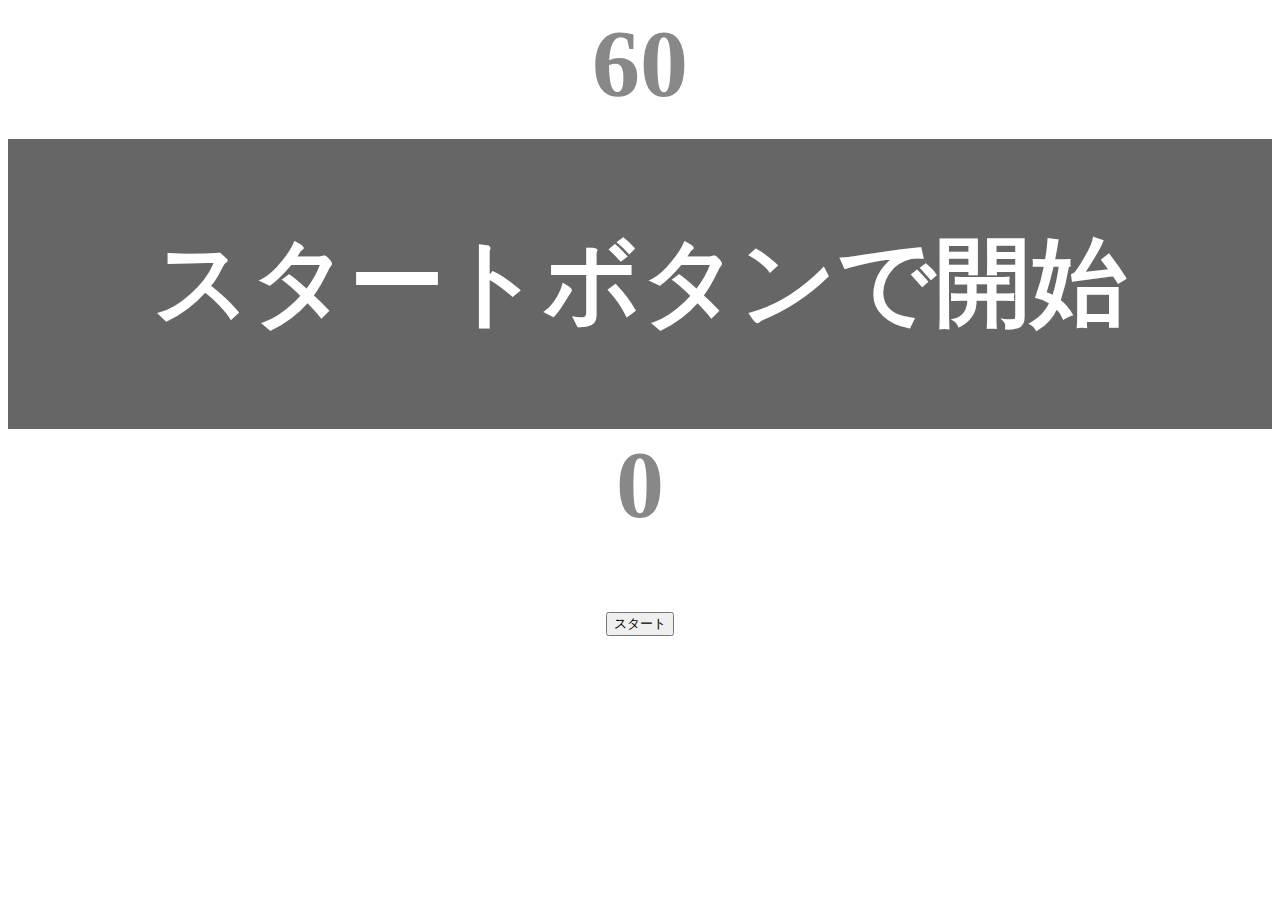
<file: kadai_001/index.html>
<!DOCTYPE html>
<html lang="ja">
  <head>
    <title>タイピングゲーム</title>
    <meta charset="UTF-8">
    <meta name="description" content="【JavaScript応用編】 簡易的なタイピングゲームです。">
    <meta name="viewport" content="width=device-width, initial-scale=1.0">
    <link rel="stylesheet" href="style.css">
  </head>
  <body>
    <p id="count" class="count">60</p>
    <div id="wrap" class="wrap">
      <span id="typed" class="typed"></span><span id="untyped"></span>
    </div>

    <!-- 現在のタイプ数を表示する-->
    <div>
      <span id="typecounter">0</span>
    </div>
    <button id="start">スタート</button>
    <script type="text/javascript" src="main.js"></script>
  </body>
</html>
</file>
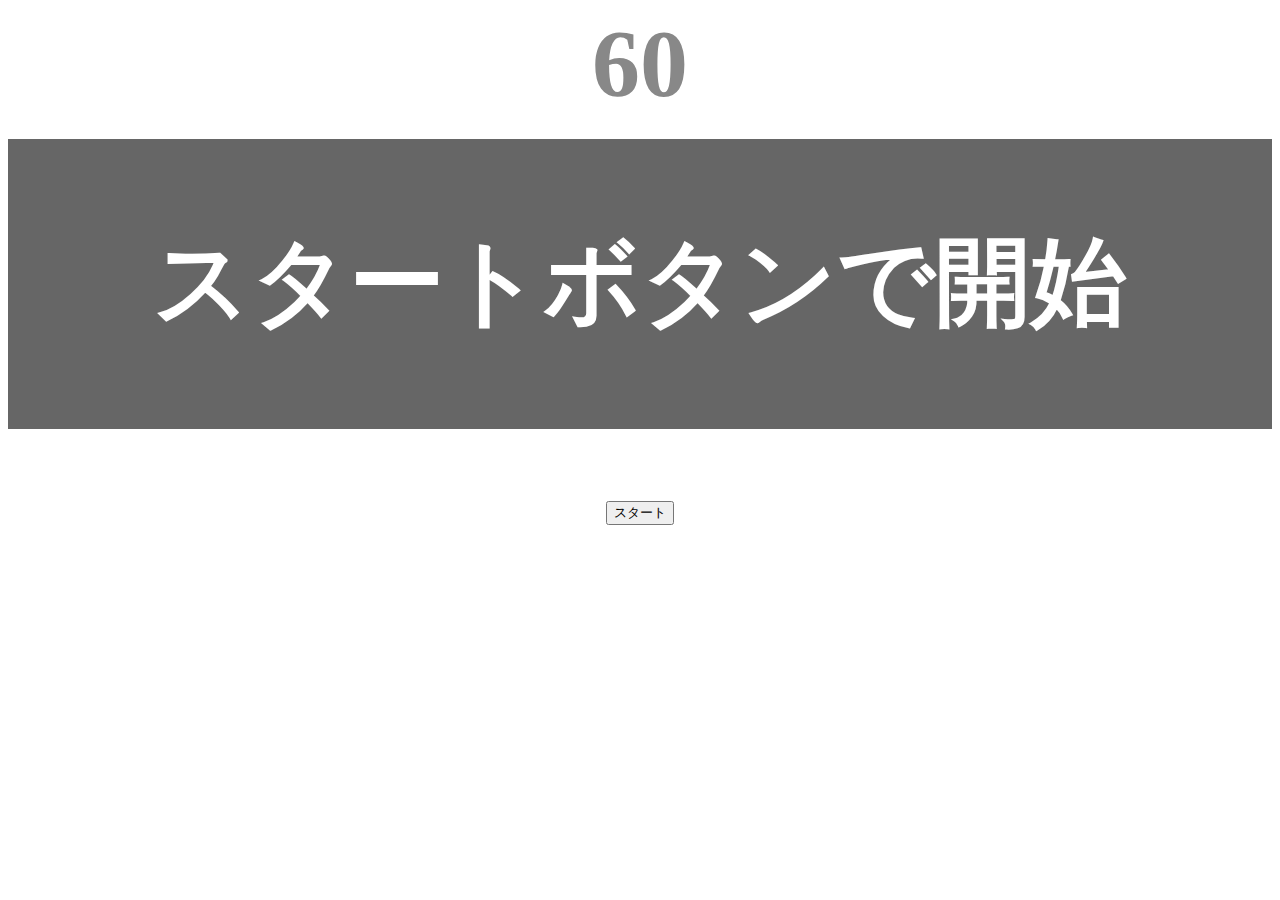
<file: kadai_002/index.html>
<!DOCTYPE html>
<html lang="ja">
  <head>
    <title>タイピングゲーム</title>
    <meta charset="UTF-8">
    <meta name="description" content="【JavaScript応用編】 簡易的なタイピングゲームです。">
    <meta name="viewport" content="width=device-width, initial-scale=1.0">
    <link rel="stylesheet" href="style.css">
  </head>
  <body>
    <p id="count" class="count">60</p>
    <div id="wrap" class="wrap">
      <span id="typed" class="typed"></span><span id="untyped"></span>
    </div>
    <button id="start">スタート</button>
    <script type="text/javascript" src="main.js"></script>
  </body>
</html>
</file>
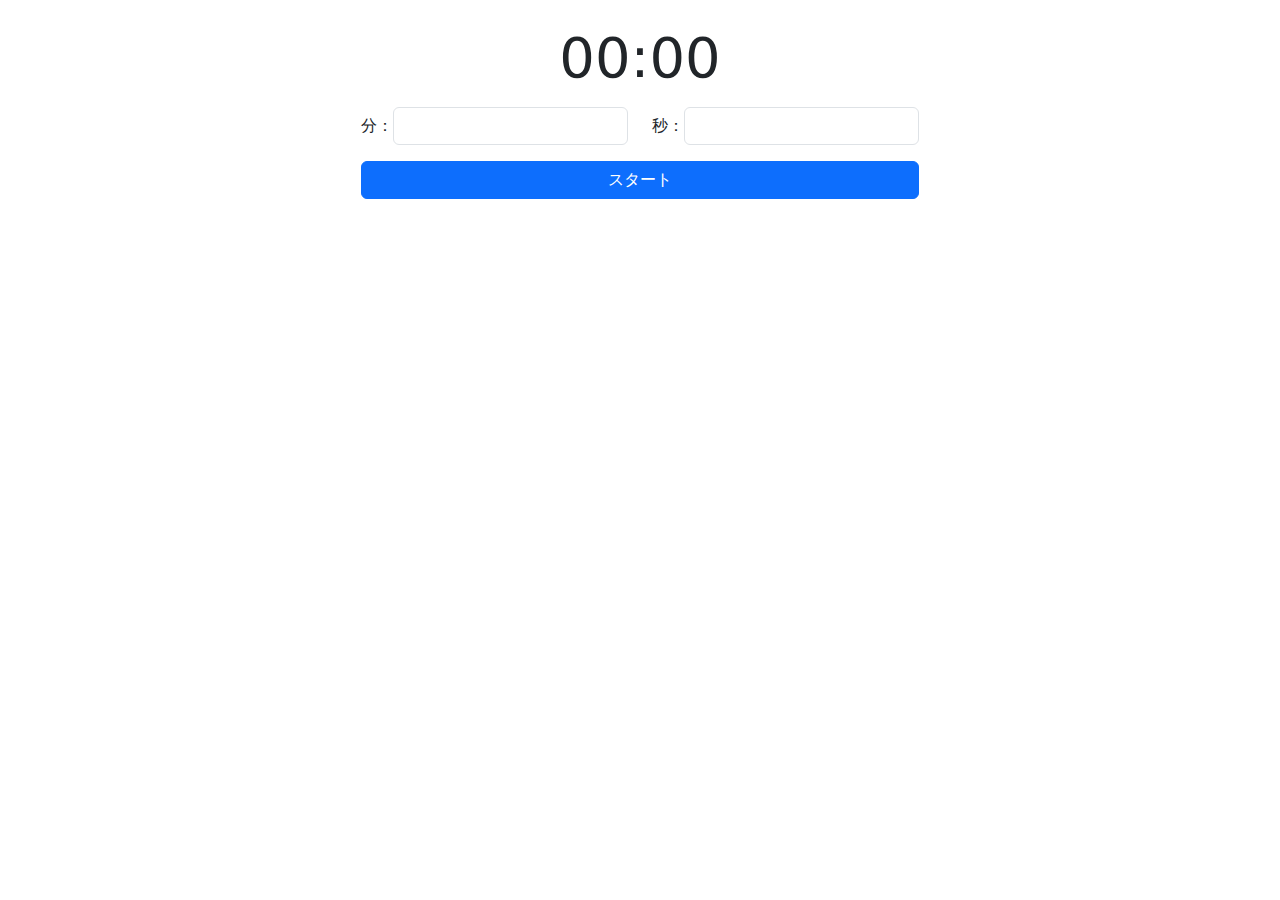
<file: kadai_bebug_javascript/index.html>
<!DOCTYPE html>
<html lang="ja">

<head>
    <meta charset="UTF-8">
    <meta name="viewport" content="width=device-width, initial-scale=1.0">
    <title>タイマーアプリ</title>
    <link rel="stylesheet" href="https://cdn.jsdelivr.net/npm/bootstrap@5.3.0/dist/css/bootstrap.min.css">
    <style>
        .hidden {
            display: none;
        }
    </style>
</head>

<body class="container my-4 d-flex justify-content-center">
    <div class="text-center col-12 col-md-6">

        <!-- タイマー表示部分 -->
        <div>
            <span id="timer" class="display-4">00:00</span>
        </div>

        <!-- 入力フォーム -->
        <div id="inputForm" class="mt-3 hidden">
            <div class="row justify-content-center">
                <div class="col-6 d-flex align-items-center">
                    分：<input type="number" id="minutes" class="form-control" oninput="updateTimer()" min="0">
                </div>
                <div class="col-6 d-flex align-items-center">
                    秒：<input type="number" id="seconds" class="form-control" oninput="updateTimer()" min="0">
                </div>
            </div>
            <!-- エラーメッセージ -->
            <span id="error" class="hidden text-danger"></span>
        </div>

        <!-- ボタン -->
        <div class="mt-3">
            <button id="start" class="btn btn-primary mb-3 hidden w-100" onclick="startCountdown()">スタート</button>
            <div class="row justify-content-center">
                <div class="col-6">
                    <button id="pause" class="btn btn-info mb-3 hidden w-100" onclick="pauseCountdown()">一時停止</button>
                    <button id="resume" class="btn btn-info mb-3 hidden w-100" onclick="resumeCountdown()">再開</button>
                </div>
                <div class="col-6">
                    <button id="reset" class="btn btn-info mb-3 hidden w-100" onclick="resetCountdown()">リセット</i></button>
                </div>
            </div>
            <button id="setTime" class="btn btn-secondary mb-3 hidden w-100" onclick="setTimeMode()">設定</button>
            <button id="alertStop" class="btn btn-danger mt-5 hidden w-100 btn-lg rounded-pill" onclick="stopAlert()">アラート停止</button>
        </div>
    </div>

    <script>
        let countdownInterval;
        let alertInterval;
        let isPaused;

        // 入力フォームの値をタイマーに表示する関数
        function updateTimer() {
            let minutes = document.getElementById('minutes').value || 0;
            let seconds = document.getElementById('seconds').value || 0;

            // 入力フォームの値をチェック
            if (minutes < 0 || seconds < 0) {
                document.getElementById('error').innerText = "マイナスは入力できません";
                document.getElementById('error').classList.remove('hidden');
                return;
            }

            document.getElementById('error').classList.add('hidden');
            document.getElementById('timer').innerText = `${String(minutes).padStart(2, '0')}:${String(seconds).padStart(2, '0')}`;
        }

        // カウントダウンを開始する関数
        function startCountdown() {
            let minutes = document.getElementById('minutes').value || 0;
            let seconds = document.getElementById('seconds').value || 0;
            let timeLeft = (minutes * 60) + parseInt(seconds);
            setMode("progress");
            countdownInterval = setInterval(() => {
                if(!isPaused) {
                    timeLeft--;
                    if(timeLeft < 0) {
                        clearInterval(countdownInterval);
                        startAlert();
                    } else {
                        let m = Math.floor(timeLeft / 60);
                        let s = timeLeft % 60;
                        document.getElementById('timer').innerText = `${String(m).padStart(2, '0')}:${String(s).padStart(2, '0')}`;
                    }
                }
            }, 1000);
        }

        // カウントダウンを一時停止する関数
        function pauseCountdown() {
            isPaused = true;
            setMode("paused");
        }

        // カウントダウンを再開する関数
        function resumeCountdown() {
            isPaused = false;
            setMode("progress");
        }

        // カウントダウンをリセットする関数
        function resetCountdown() {
            clearInterval(countdownInterval);
            updateTimer();
            setMode("restart");
            isPaused = false;
        }

        // 時間設定モードに変更する関数
        function setTimeMode() {
            clearInterval(countdownInterval);
            setMode("setting");
        }

        // アラートを開始する関数
        function startAlert() {
            alertInterval = setInterval(() => {
                document.body.style.backgroundColor = document.body.style.backgroundColor === 'red' ? 'white' : 'red';
            }, 1000);
            document.getElementById('alertStop').classList.remove('hidden')
        }

        // アラートを停止する関数
        function stopAlert() {
            clearInterval(alertInterval);
            document.body.style.backgroundColor = 'white';
            document.getElementById('alertStop').classList.add('hidden')
        }

        // HTML要素の表示を制御する関数
        function setMode(mode) {
            const modes = {
                setting: ["start", "inputForm"],
                progress: ["pause", "reset", "setTime"],
                paused: ["resume", "reset", "setTime"],
                restart: ["start", "setTime"],
            };

            // すべてのボタンと入力フォームを非表示にする
            const elements = document.querySelectorAll('#inputForm, #start, #pause, #resume, #reset, #setTime');
            elements.forEach(elem => elem.classList.add('hidden'));

            // 指定されたモードの要素だけを表示する
            const ids = modes[mode];
            ids.forEach(id => document.getElementById(id).classList.remove('hidden'));
        }

        // 初期状態をセット
        setMode("setting");
    </script>
</body>
</html>
</file>
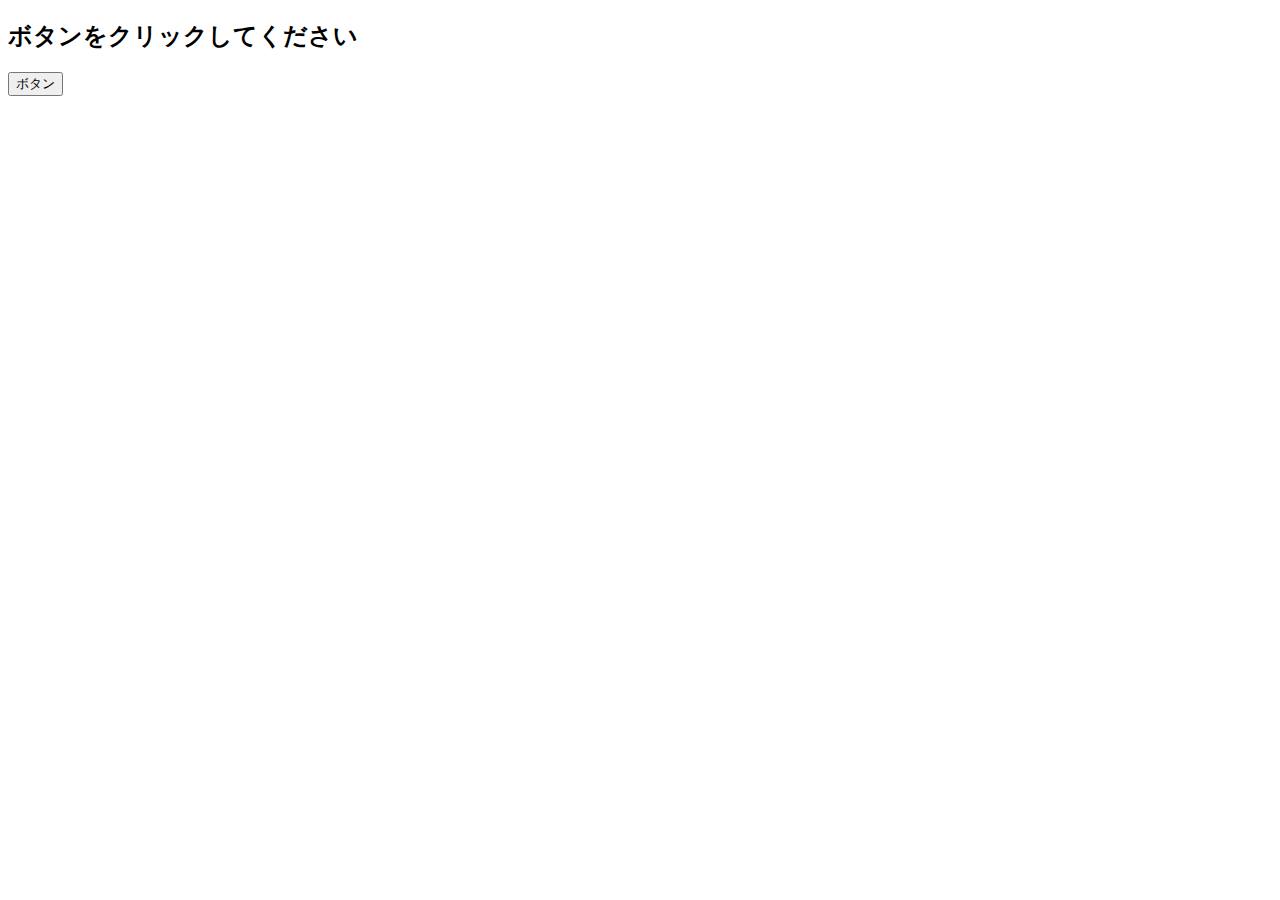
<file: kadai_020/event.html>
<!DOCTYPE html>
<html lang="ja">
<head>
  <title>JavaScriptの基礎を学ぼう_20章課題</title>
  <meta charset="UTF-8">
</head>
<body>
  <h2 id="text">ボタンをクリックしてください</h2>
  <button id="btn">ボタン</button>
  <script src="event.js"></script>
</body>
</html>
</file>
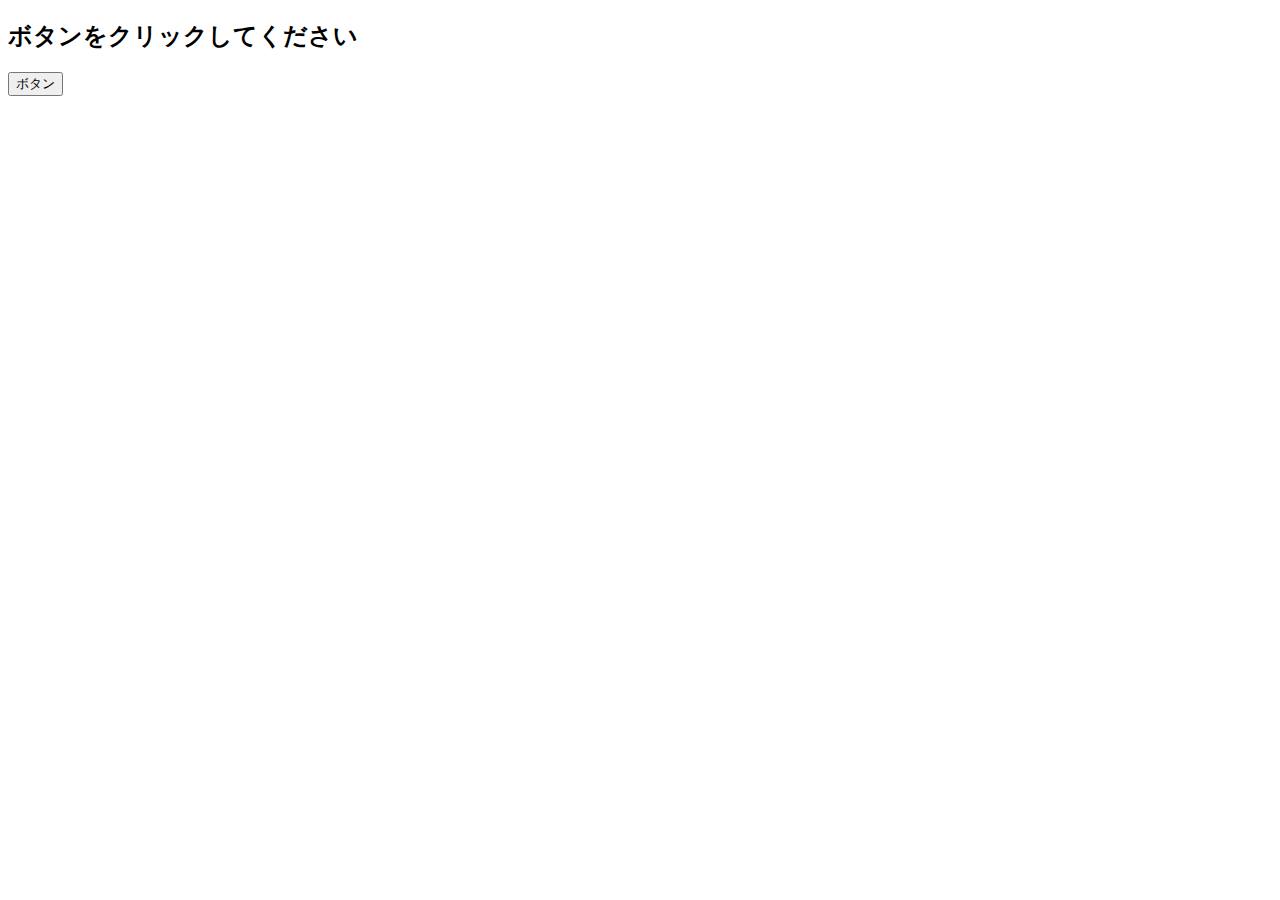
<file: kadai_021/event.html>
<!DOCTYPE html>
<html lang="ja">
<head>
  <title>JavaScriptの基礎を学ぼう_21章課題</title>
  <meta charset="UTF-8">
</head>
<body>
  <h2 id="text">ボタンをクリックしてください</h2>
  <button id="btn">ボタン</button>
  <script src="event.js"></script>
</body>
</html>
</file>
<file: kadai_001/style.css>
/*  タイピングゲーム全体 */
body {
  font-size: 6em;
  text-align: center;
}

/* ゲームの残り秒数が表示されるタイマーの領域 */
.count {
  margin: 0;
  font-weight: bold;
  color: #888;
}

/* テキストが表示される領域 */
.wrap {
  margin-top: 20px;
  padding: 80px 40px;
  background-color: #666;
  font-weight: bold;
  color: #fff;
}

/* 正しくタイプされた場合のテキスト */
.typed {
  color: lightgreen;
}

/* ミスタイプの場合の背景 */
.mistyped {
  background-color: red;
}

/* タイプ数が表示される領域 */
#typecounter {
  font-weight: bold;
  color: #888;
}
</file>
<file: kadai_002/style.css>
/*  タイピングゲーム全体 */
body {
  font-size: 6em;
  text-align: center;
}

/* ゲームの残り秒数が表示されるタイマーの領域 */
.count {
  margin: 0;
  font-weight: bold;
  color: #888;
}

/* テキストが表示される領域 */
.wrap {
  margin-top: 20px;
  padding: 80px 40px;
  background-color: #666;
  font-weight: bold;
  color: #fff;
}

/* 正しくタイプされた場合のテキスト */
.typed {
  color: lightgreen;
}

/* ミスタイプの場合の背景 */
.mistyped {
  background-color: red;
}
</file>
